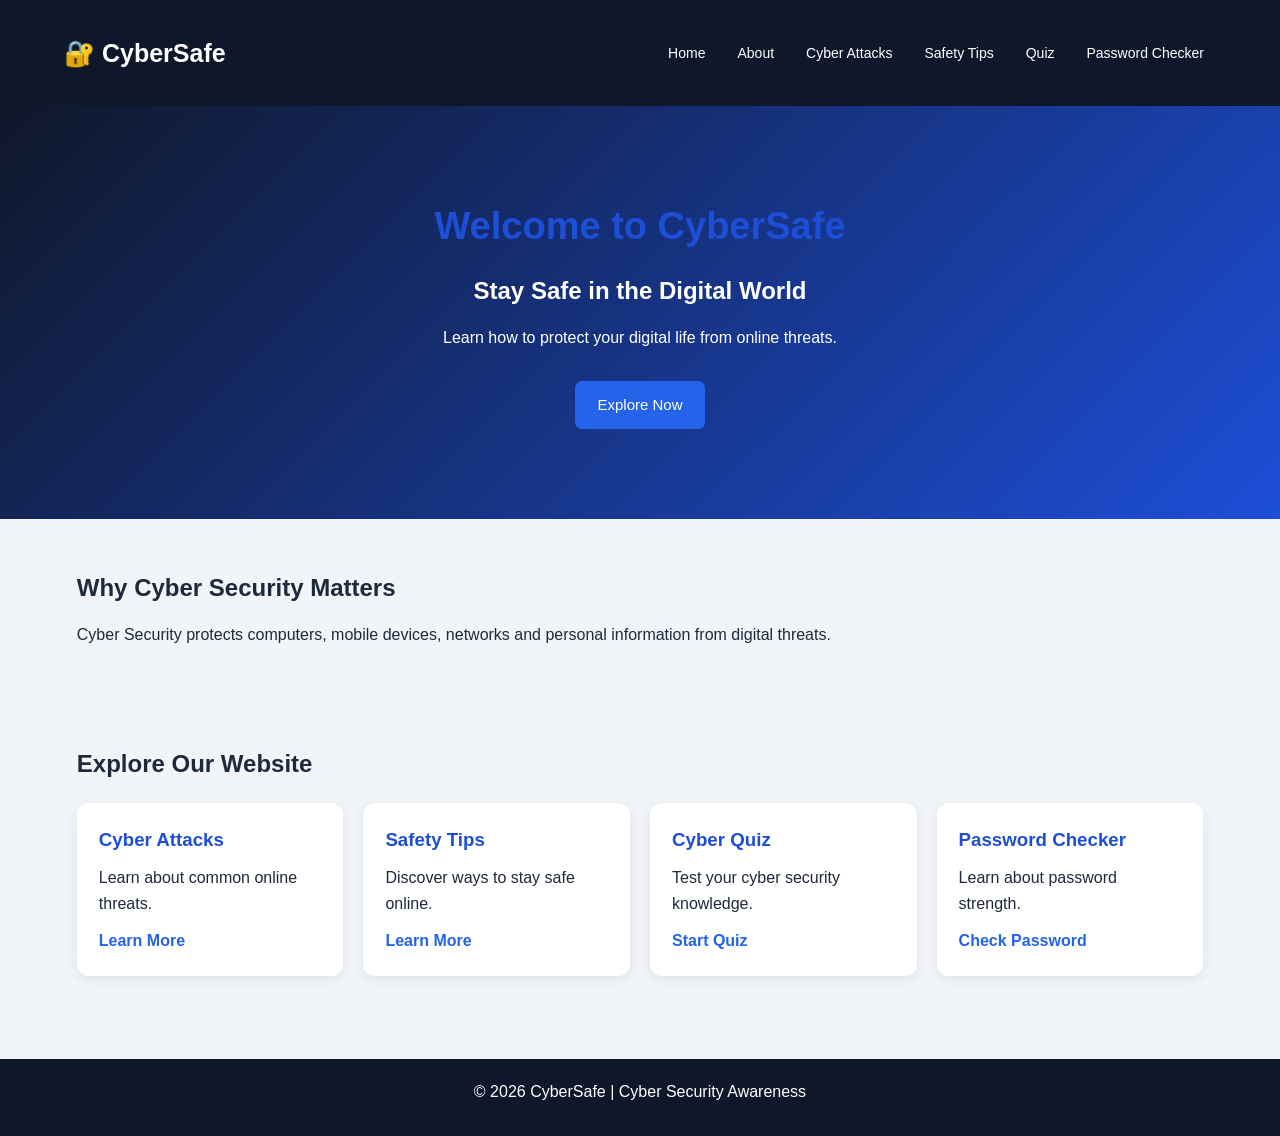
<file: index.html>
<!DOCTYPE html>
<html lang="en">
<head>
<meta charset="UTF-8">
<meta name="viewport" content="width=device-width, initial-scale=1.0">
<title>CyberSafe - Home</title>
<link rel="stylesheet" href="style.css">
</head>
<body>

<header>
    <h2>🔐 CyberSafe</h2>
    <nav>
        <a href="index.html">Home</a>
        <a href="about.html">About</a>
        <a href="attacks.html">Cyber Attacks</a>
        <a href="safety.html">Safety Tips</a>
        <a href="quiz.html">Quiz</a>
        <a href="password.html">Password Checker</a>
    </nav>
</header>

<section class="hero">
    <h1>Welcome to CyberSafe</h1>
    <h2>Stay Safe in the Digital World</h2>
    <p>Learn how to protect your digital life from online threats.</p>
    <a href="about.html" class="btn">Explore Now</a>
</section>

<section>
    <h2>Why Cyber Security Matters</h2>
    <p>Cyber Security protects computers, mobile devices,
    networks and personal information from digital threats.</p>
</section>

<section>
    <h2>Explore Our Website</h2>
    <div class="cards">
        <div class="card">
            <h3>Cyber Attacks</h3>
            <p>Learn about common online threats.</p>
            <a href="attacks.html">Learn More</a>
        </div>
        <div class="card">
            <h3>Safety Tips</h3>
            <p>Discover ways to stay safe online.</p>
            <a href="safety.html">Learn More</a>
        </div>
        <div class="card">
            <h3>Cyber Quiz</h3>
            <p>Test your cyber security knowledge.</p>
            <a href="quiz.html">Start Quiz</a>
        </div>
        <div class="card">
            <h3>Password Checker</h3>
            <p>Learn about password strength.</p>
            <a href="password.html">Check Password</a>
        </div>
    </div>
</section>

<footer>
    <p>© 2026 CyberSafe | Cyber Security Awareness</p>
</footer>

</body>
</html>
</file>
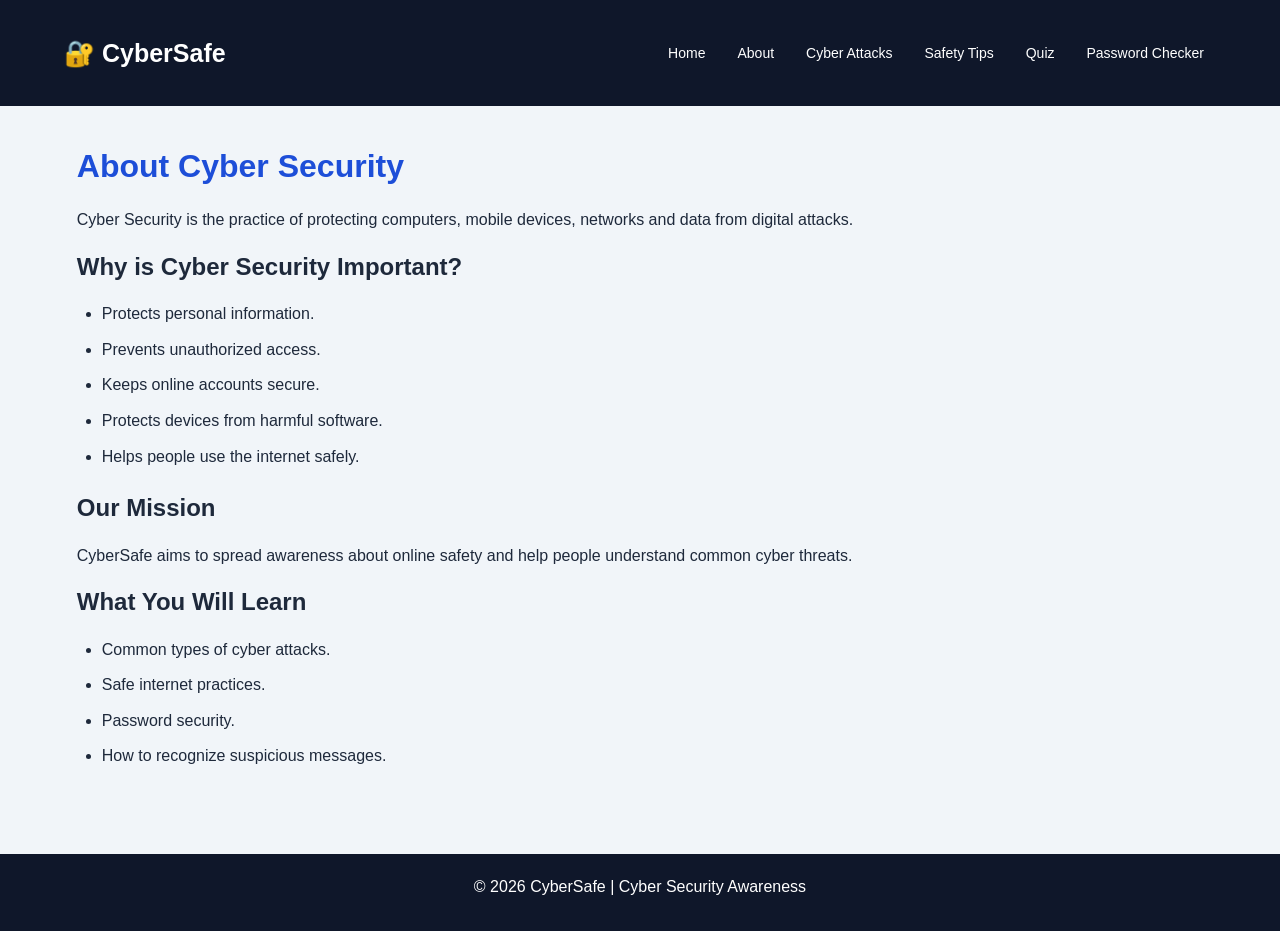
<file: about.html>
<!DOCTYPE html>
<html lang="en">
<head>
<meta charset="UTF-8">
<meta name="viewport" content="width=device-width, initial-scale=1.0">
<title>About CyberSafe</title>
<link rel="stylesheet" href="style.css">
</head>
<body>

<header>
<h2>🔐 CyberSafe</h2>
<nav>
<a href="index.html">Home</a>
<a href="about.html">About</a>
<a href="attacks.html">Cyber Attacks</a>
<a href="safety.html">Safety Tips</a>
<a href="quiz.html">Quiz</a>
<a href="password.html">Password Checker</a>
</nav>
</header>

<main class="page">
<h1>About Cyber Security</h1>

<p>Cyber Security is the practice of protecting computers, mobile devices, networks and data from digital attacks.</p>

<h2>Why is Cyber Security Important?</h2>
<ul>
<li>Protects personal information.</li>
<li>Prevents unauthorized access.</li>
<li>Keeps online accounts secure.</li>
<li>Protects devices from harmful software.</li>
<li>Helps people use the internet safely.</li>
</ul>

<h2>Our Mission</h2>
<p>CyberSafe aims to spread awareness about online safety and help people understand common cyber threats.</p>

<h2>What You Will Learn</h2>
<ul>
<li>Common types of cyber attacks.</li>
<li>Safe internet practices.</li>
<li>Password security.</li>
<li>How to recognize suspicious messages.</li>
</ul>
</main>

<footer>
<p>© 2026 CyberSafe | Cyber Security Awareness</p>
</footer>

</body>
</html>
</file>
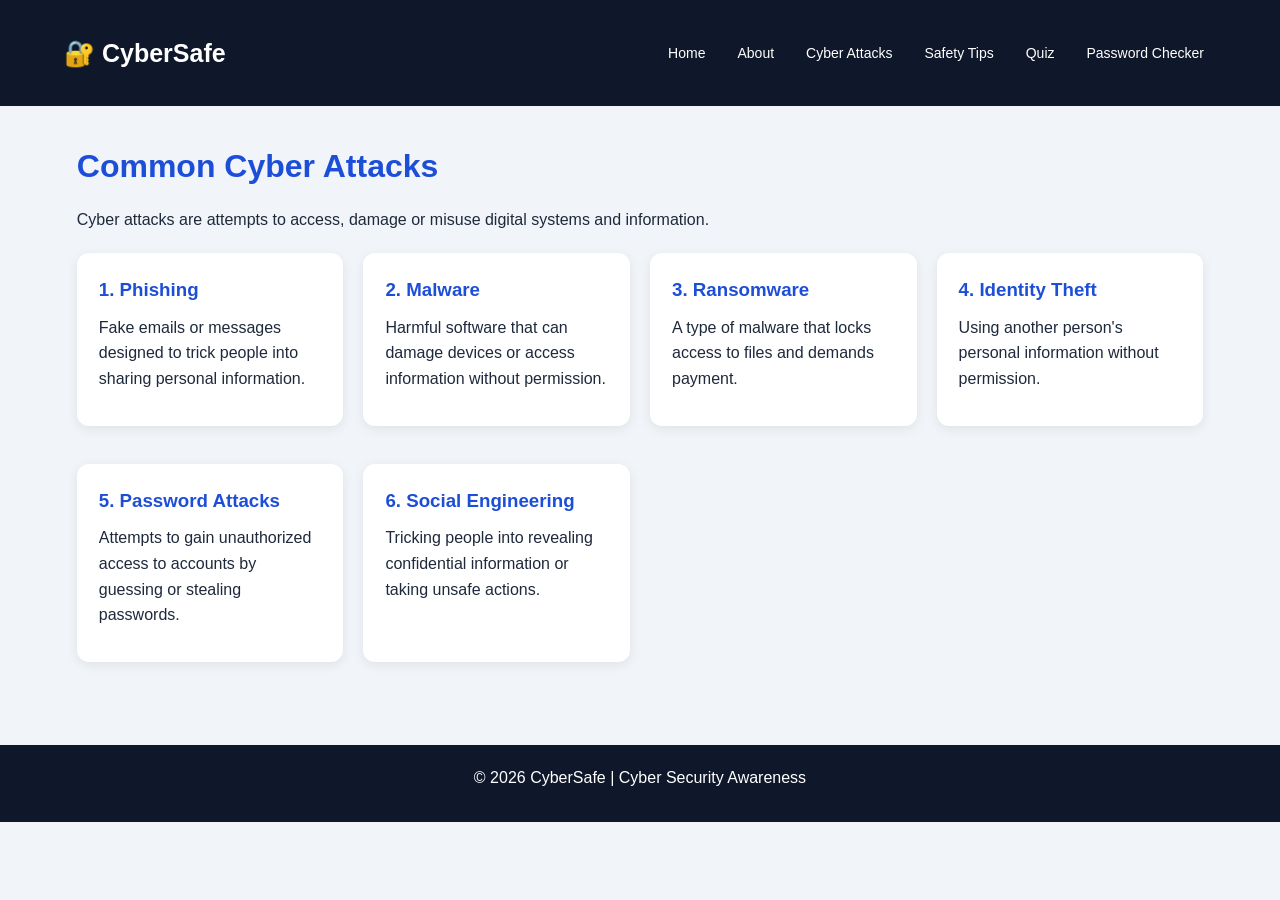
<file: attacks.html>
<!DOCTYPE html>
<html lang="en">
<head>
<meta charset="UTF-8">
<meta name="viewport" content="width=device-width, initial-scale=1.0">
<title>Cyber Attacks - CyberSafe</title>
<link rel="stylesheet" href="style.css">
</head>
<body>

<header>
<h2>🔐 CyberSafe</h2>
<nav>
<a href="index.html">Home</a>
<a href="about.html">About</a>
<a href="attacks.html">Cyber Attacks</a>
<a href="safety.html">Safety Tips</a>
<a href="quiz.html">Quiz</a>
<a href="password.html">Password Checker</a>
</nav>
</header>

<main class="page">
<h1>Common Cyber Attacks</h1>
<p>Cyber attacks are attempts to access, damage or misuse digital systems and information.</p>

<div class="cards">
<div class="card">
<h3>1. Phishing</h3>
<p>Fake emails or messages designed to trick people into sharing personal information.</p>
</div>

<div class="card">
<h3>2. Malware</h3>
<p>Harmful software that can damage devices or access information without permission.</p>
</div>

<div class="card">
<h3>3. Ransomware</h3>
<p>A type of malware that locks access to files and demands payment.</p>
</div>

<div class="card">
<h3>4. Identity Theft</h3>
<p>Using another person's personal information without permission.</p>
</div>

<div class="card">
<h3>5. Password Attacks</h3>
<p>Attempts to gain unauthorized access to accounts by guessing or stealing passwords.</p>
</div>

<div class="card">
<h3>6. Social Engineering</h3>
<p>Tricking people into revealing confidential information or taking unsafe actions.</p>
</div>
</div>
</main>

<footer>
<p>© 2026 CyberSafe | Cyber Security Awareness</p>
</footer>

</body>
</html>
</file>
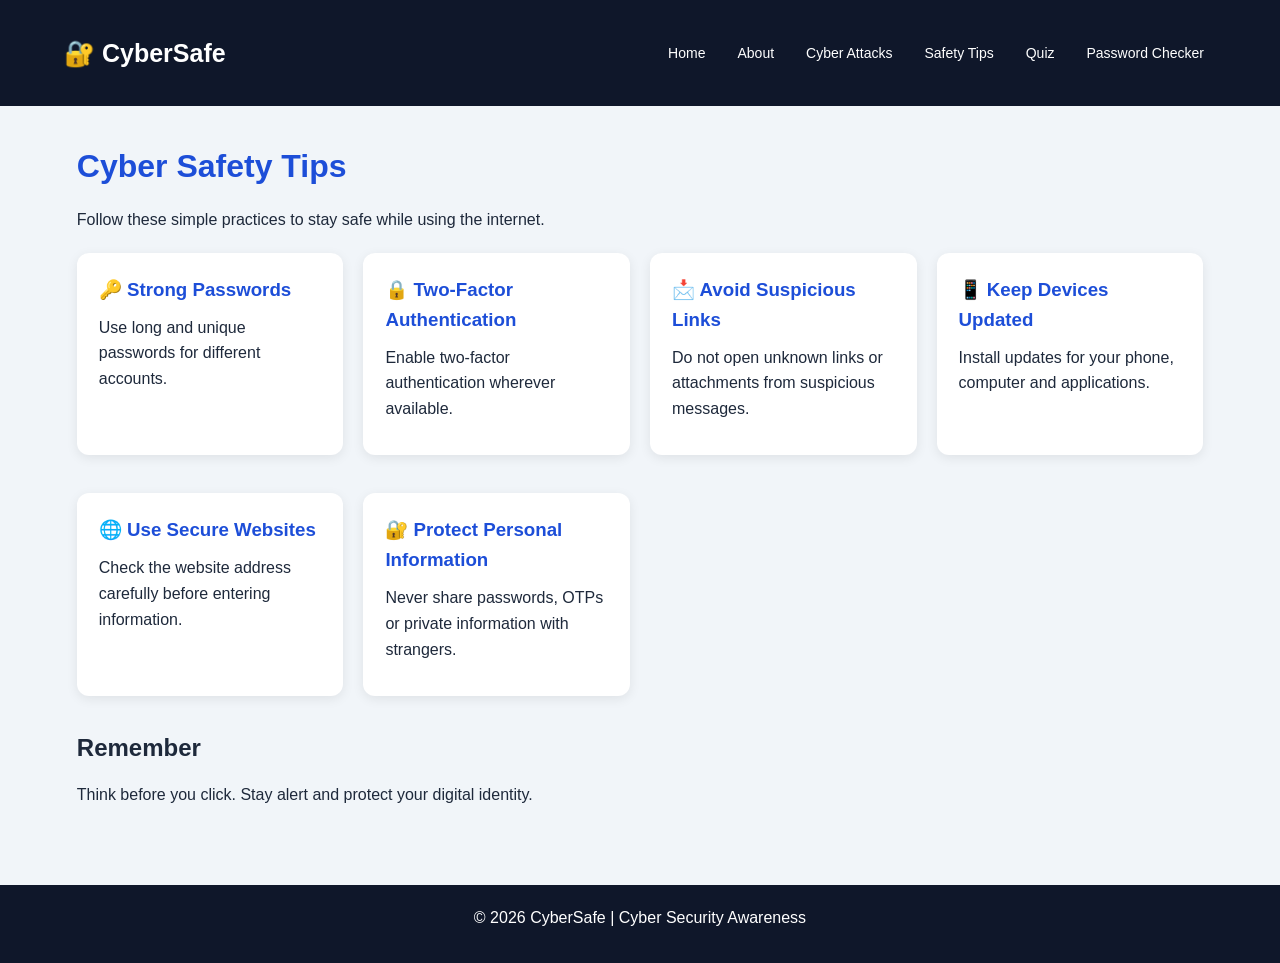
<file: safety.html>
<!DOCTYPE html>
<html lang="en">
<head>
<meta charset="UTF-8">
<meta name="viewport" content="width=device-width, initial-scale=1.0">
<title>Safety Tips - CyberSafe</title>
<link rel="stylesheet" href="style.css">
</head>
<body>

<header>
<h2>🔐 CyberSafe</h2>
<nav>
<a href="index.html">Home</a>
<a href="about.html">About</a>
<a href="attacks.html">Cyber Attacks</a>
<a href="safety.html">Safety Tips</a>
<a href="quiz.html">Quiz</a>
<a href="password.html">Password Checker</a>
</nav>
</header>

<main class="page">
<h1>Cyber Safety Tips</h1>
<p>Follow these simple practices to stay safe while using the internet.</p>

<div class="cards">
<div class="card">
<h3>🔑 Strong Passwords</h3>
<p>Use long and unique passwords for different accounts.</p>
</div>

<div class="card">
<h3>🔒 Two-Factor Authentication</h3>
<p>Enable two-factor authentication wherever available.</p>
</div>

<div class="card">
<h3>📩 Avoid Suspicious Links</h3>
<p>Do not open unknown links or attachments from suspicious messages.</p>
</div>

<div class="card">
<h3>📱 Keep Devices Updated</h3>
<p>Install updates for your phone, computer and applications.</p>
</div>

<div class="card">
<h3>🌐 Use Secure Websites</h3>
<p>Check the website address carefully before entering information.</p>
</div>

<div class="card">
<h3>🔐 Protect Personal Information</h3>
<p>Never share passwords, OTPs or private information with strangers.</p>
</div>
</div>

<h2>Remember</h2>
<p>Think before you click. Stay alert and protect your digital identity.</p>
</main>

<footer>
<p>© 2026 CyberSafe | Cyber Security Awareness</p>
</footer>

</body>
</html>
</file>
<file: style.css>
* {
    margin: 0;
    padding: 0;
    box-sizing: border-box;
}

body {
    font-family: Arial, sans-serif;
    background: #f1f5f9;
    color: #1e293b;
    line-height: 1.6;
}

header {
    background: #0f172a;
    color: white;
    padding: 18px 5%;
    display: flex;
    justify-content: space-between;
    align-items: center;
    flex-wrap: wrap;
    gap: 15px;
}

header h2 {
    font-size: 25px;
}

nav {
    display: flex;
    flex-wrap: wrap;
    gap: 8px;
}

nav a {
    color: white;
    text-decoration: none;
    padding: 8px 12px;
    border-radius: 6px;
    font-size: 14px;
}

nav a:hover {
    background: #2563eb;
}

.hero {
    min-height: 350px;
    background: linear-gradient(135deg, #0f172a, #1d4ed8);
    color: white;
    text-align: center;
    padding: 90px 20px;
}

.hero h1 {
    font-size: 38px;
    margin-bottom: 12px;
}

.hero h2 {
    margin-bottom: 15px;
}

.hero p {
    margin-bottom: 18px;
}

.btn {
    display: inline-block;
    background: #2563eb;
    color: white;
    padding: 12px 22px;
    border: none;
    border-radius: 7px;
    text-decoration: none;
    cursor: pointer;
    font-size: 15px;
    margin-top: 12px;
}

.btn:hover {
    background: #1e40af;
}

section,
.page {
    padding: 35px 6%;
}

.page {
    min-height: 65vh;
}

h1 {
    color: #1d4ed8;
    margin-bottom: 15px;
}

h2 {
    margin-bottom: 15px;
    margin-top: 15px;
}

p {
    margin-bottom: 12px;
}

.cards {
    display: grid;
    grid-template-columns: repeat(auto-fit, minmax(220px, 1fr));
    gap: 20px;
    margin-top: 20px;
}

.card {
    background: white;
    padding: 22px;
    border-radius: 12px;
    box-shadow: 0 3px 12px rgba(0,0,0,0.08);
    margin-bottom: 18px;
}

.card h3 {
    color: #1d4ed8;
    margin-bottom: 10px;
}

.card a {
    color: #2563eb;
    text-decoration: none;
    font-weight: bold;
}

.card label {
    display: inline-block;
    margin: 6px 0;
    cursor: pointer;
}

.card input[type="radio"] {
    margin-right: 7px;
}

.page ul {
    padding-left: 25px;
    margin-bottom: 20px;
}

.page li {
    margin-bottom: 10px;
}

.password-box {
    max-width: 550px;
    margin-top: 25px;
}

.password-box input {
    width: 100%;
    padding: 13px;
    border: 1px solid #cbd5e1;
    border-radius: 7px;
    font-size: 16px;
    margin: 12px 0;
}

.note {
    color: #64748b;
    font-size: 13px;
    margin-top: 15px;
}

#strength,
#score {
    margin-top: 18px;
}

footer {
    background: #0f172a;
    color: white;
    text-align: center;
    padding: 20px;
    margin-top: 30px;
}

@media (max-width: 600px) {
    header {
        flex-direction: column;
        align-items: flex-start;
    }

    nav {
        width: 100%;
        gap: 5px;
    }

    nav a {
        font-size: 12px;
        padding: 7px 8px;
    }

    .hero {
        padding: 65px 15px;
    }

    .hero h1 {
        font-size: 28px;
    }

    section,
    .page {
        padding: 25px 5%;
    }
}
</file>
